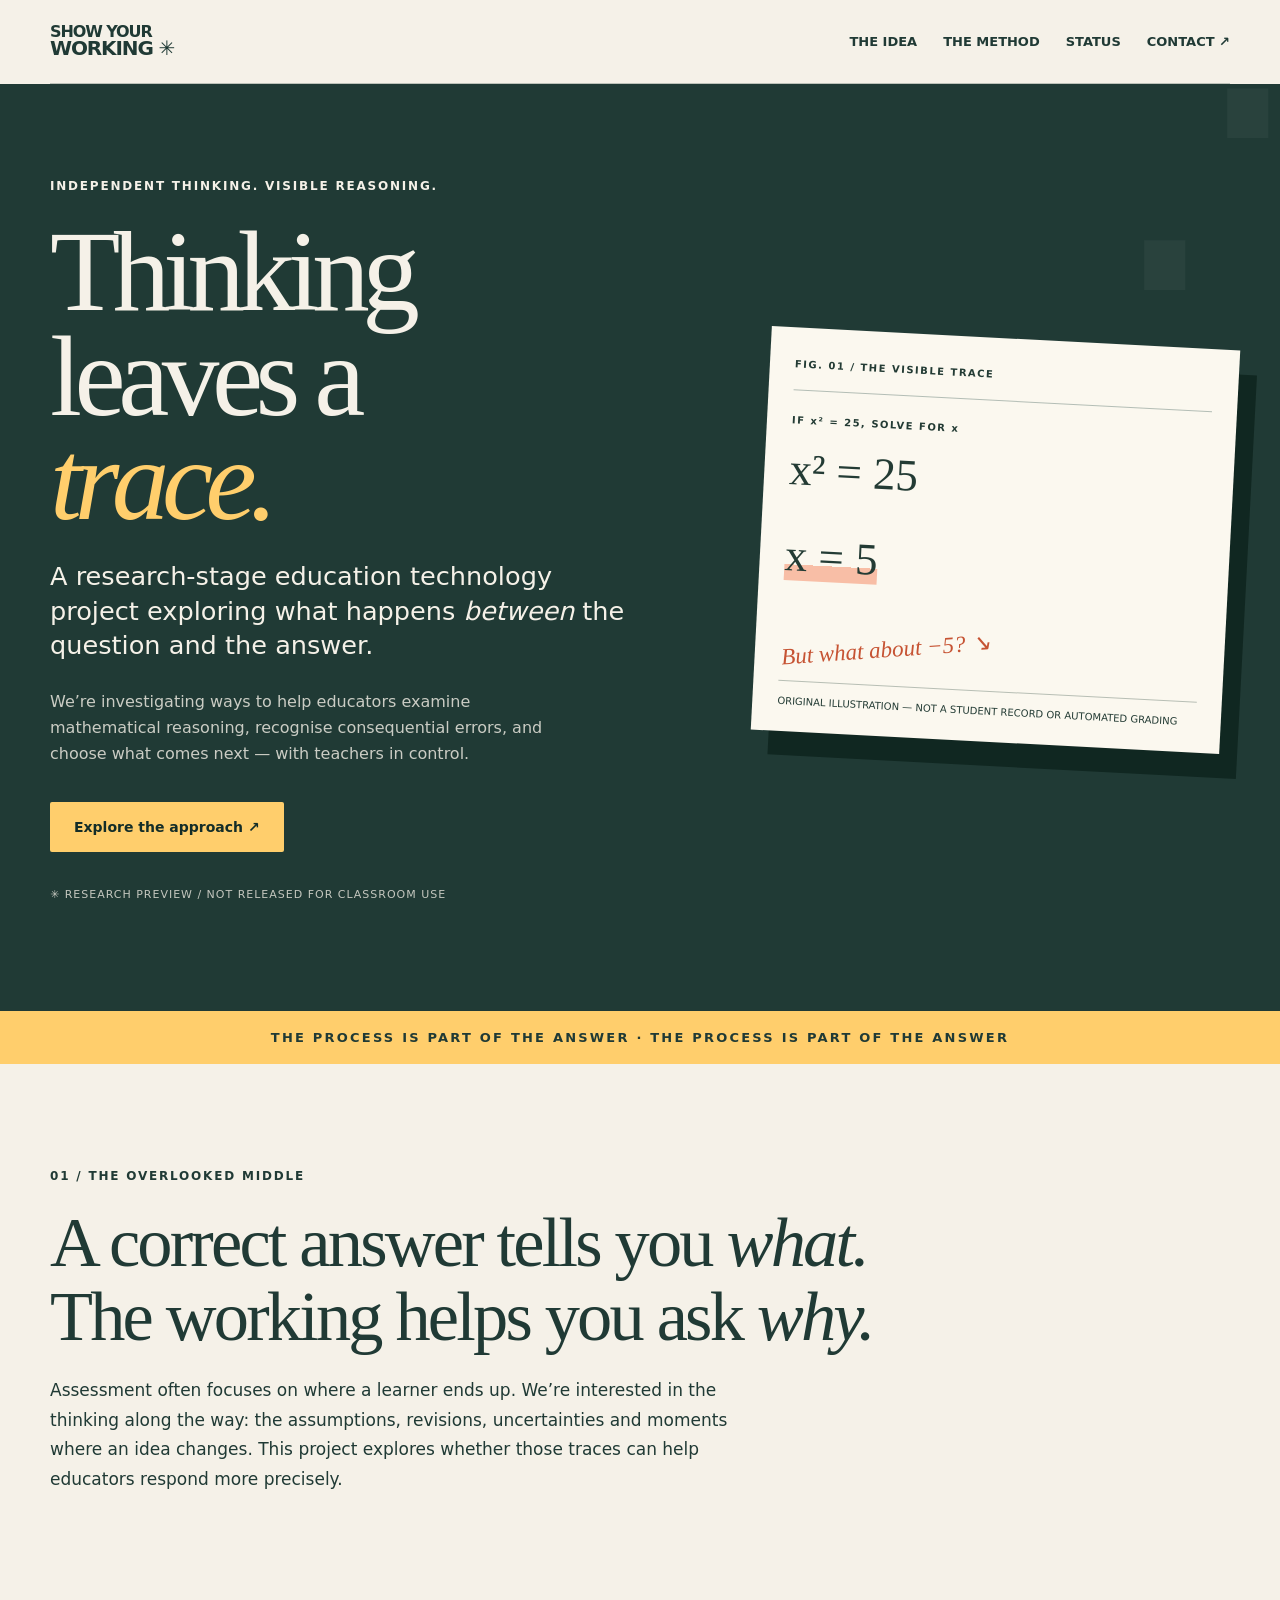
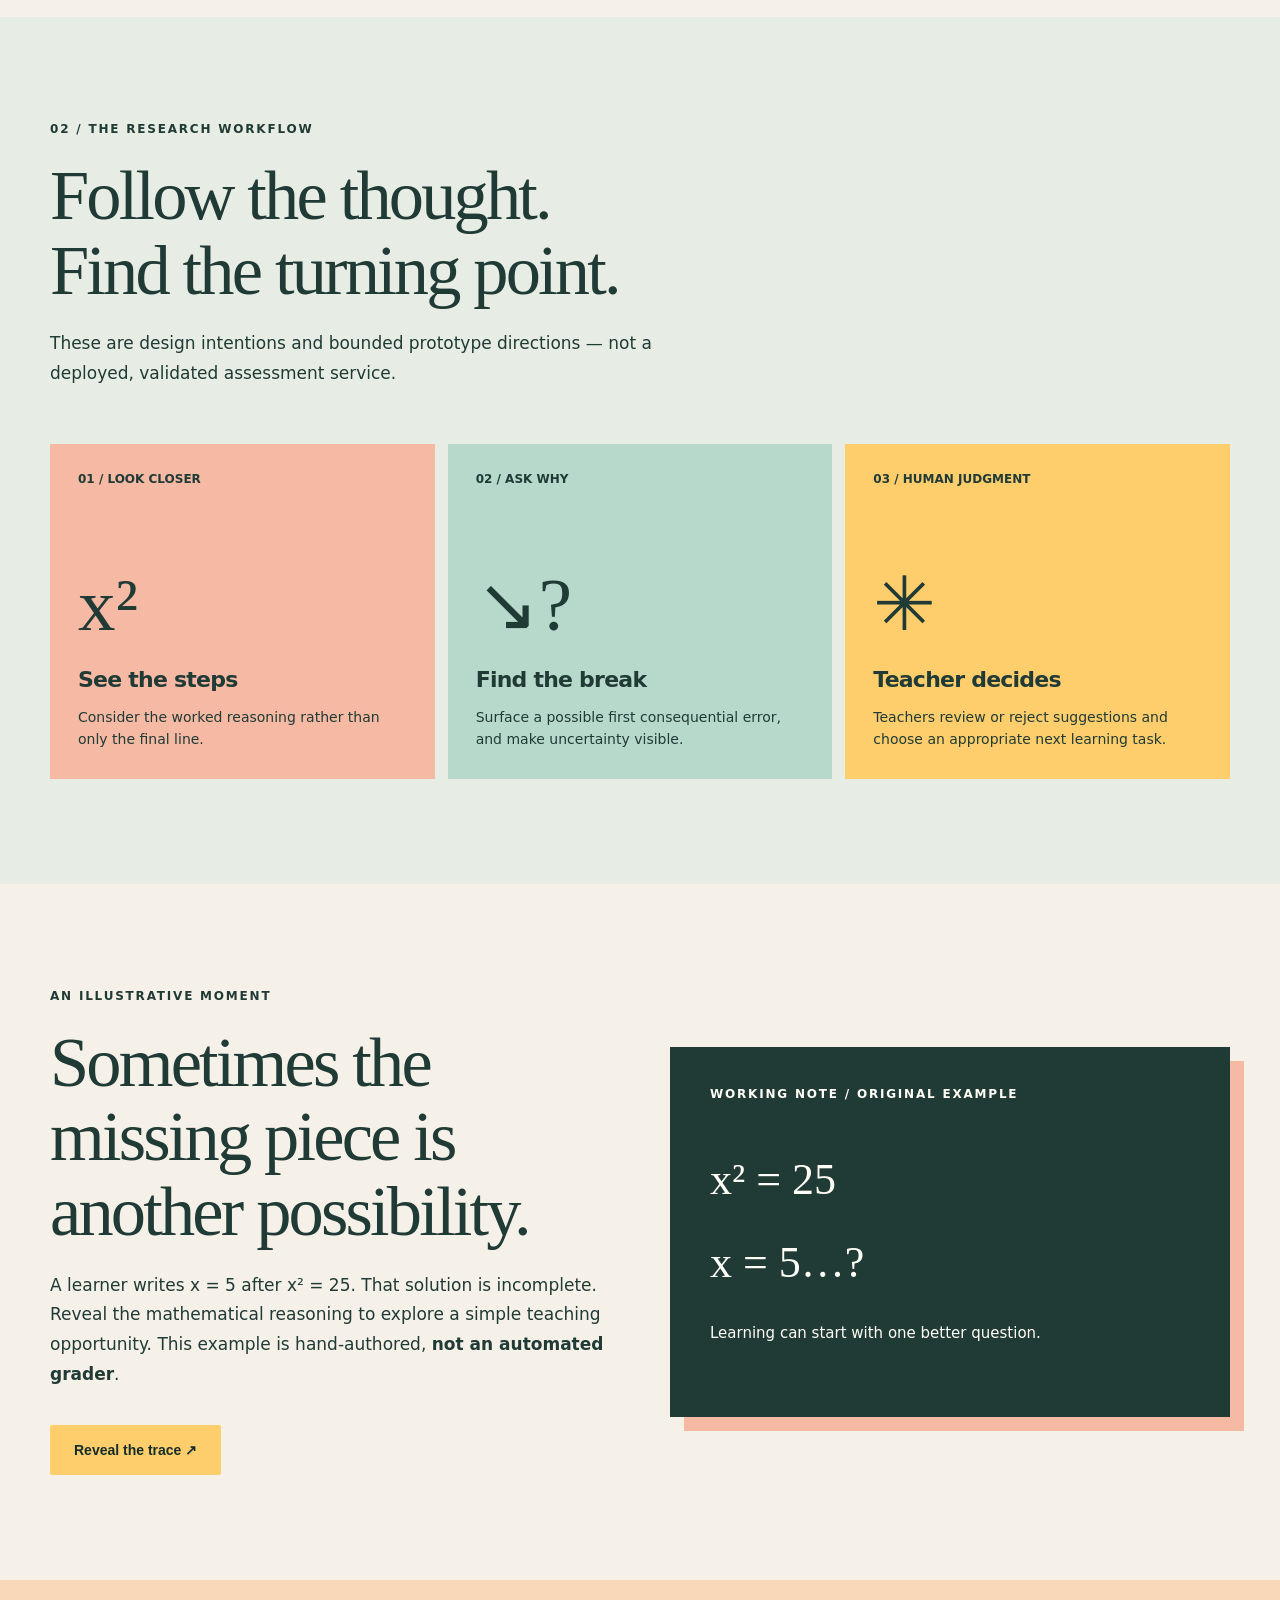
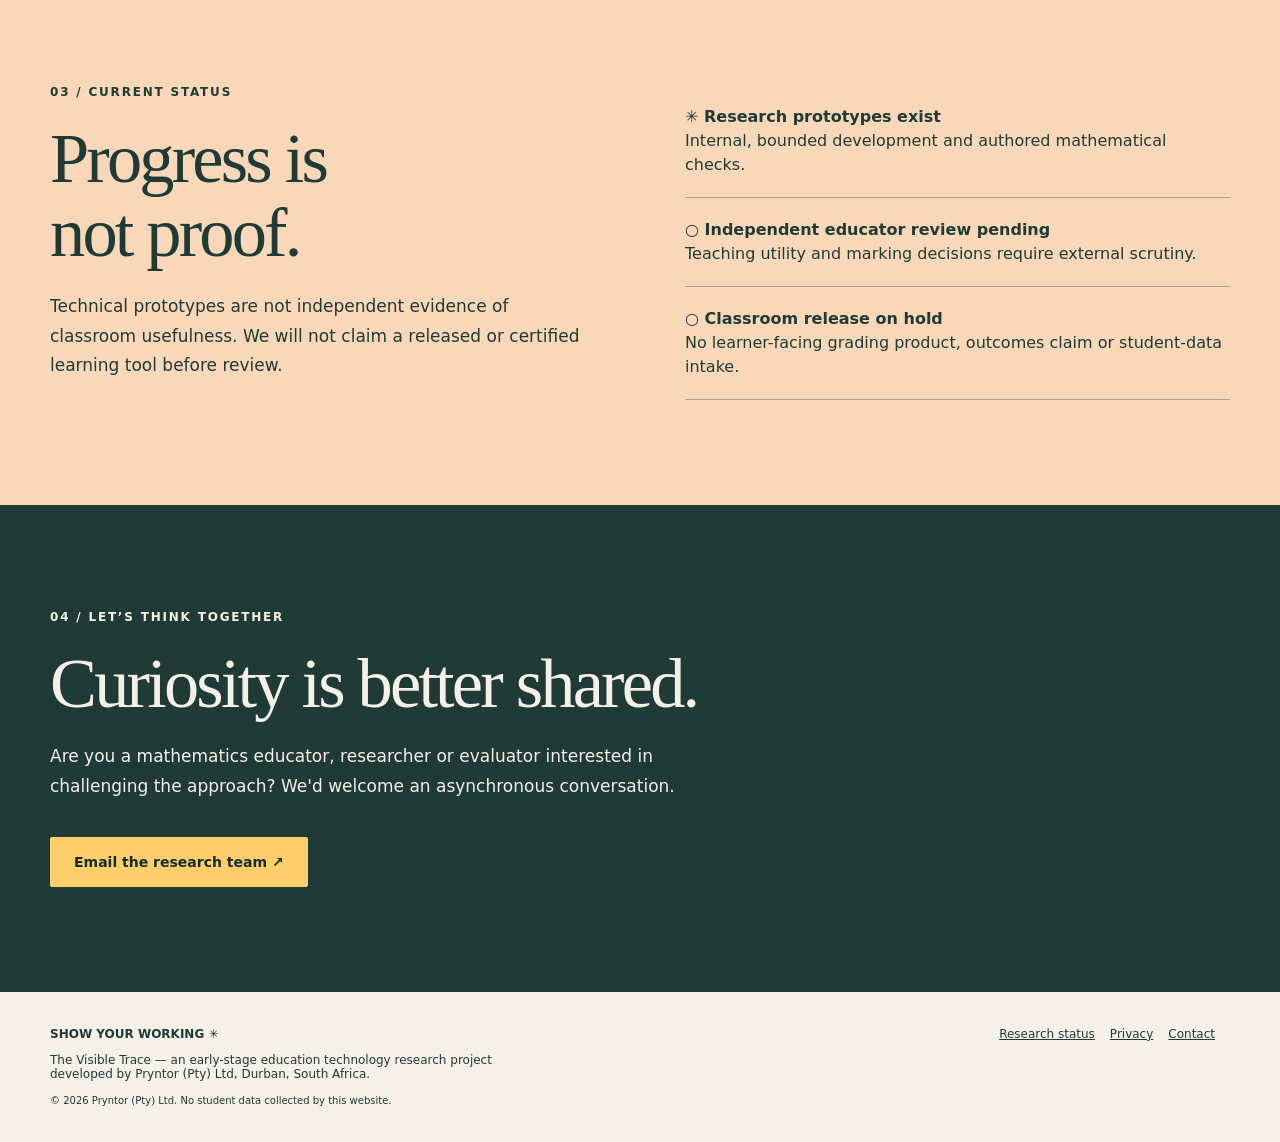
<file: show-your-working-site/index.html>
<!doctype html><html lang="en-ZA"><head><meta charset="UTF-8"/><meta name="viewport" content="width=device-width,initial-scale=1"/><title>Show Your Working — The Visible Trace | Research</title><meta name="description" content="Show Your Working is a research-stage mathematics education project developed by Pryntor (Pty) Ltd in South Africa. Teacher-led reasoning, not just answers."/><meta name="theme-color" content="#203a35"/><meta property="og:title" content="Show Your Working — The Visible Trace"/><meta property="og:description" content="Thinking leaves a trace. Exploring better ways to understand mathematical reasoning."/><style>
:root{--ink:#203a35;--cream:#f5f1e8;--yellow:#ffce6c;--pink:#f5b9a4;--mint:#b7d9cb}*{box-sizing:border-box}html{scroll-behavior:smooth}body{margin:0;background:var(--cream);color:var(--ink);font-family:ui-sans-serif,system-ui,-apple-system,Segoe UI,sans-serif}a{color:inherit}a:focus-visible,button:focus-visible{outline:3px solid #0a91ac;outline-offset:5px}.container{width:min(1180px,calc(100% - 44px));margin-inline:auto}.bar{display:flex;align-items:center;justify-content:space-between;gap:2rem;padding:25px 0;border-bottom:1px solid #17362d40}.mark{font-size:16px;font-weight:900;letter-spacing:-.07em;line-height:.9;text-decoration:none}.mark b{font-size:20px}.bar nav{display:flex;gap:26px;align-items:center}.bar nav a{font-size:13px;font-weight:700;text-decoration:none}.bar nav a:hover{text-decoration:underline}main{overflow:hidden}.hero{background:var(--ink);color:var(--cream);padding:95px 0 110px;position:relative}.hero:before{content:"∴";position:absolute;font-size:400px;right:-95px;top:-125px;color:#ffffff0a}.hero-grid{display:grid;grid-template-columns:1.15fr .85fr;gap:6vw;align-items:center}.overline{font-size:12px;text-transform:uppercase;letter-spacing:.15em;font-weight:800}.hero h1{font-family:Georgia,serif;letter-spacing:-.065em;font-weight:400;font-size:clamp(72px,9vw,133px);line-height:.91;margin:26px 0}.hero h1 em{color:var(--yellow)}.lead{font-size:clamp(20px,2vw,26px);line-height:1.35;max-width:590px}.sub{font-size:16px;opacity:.8;max-width:500px;line-height:1.65}.button{display:inline-flex;align-items:center;gap:30px;background:var(--yellow);color:#142d28;padding:17px 24px;font-weight:800;font-size:14px;text-decoration:none;border:0;border-radius:2px;cursor:pointer;margin-top:18px}.research{font-size:11px;letter-spacing:.09em;text-transform:uppercase;margin-top:36px;opacity:.77}.page{background:#fbf8ef;color:#233b34;transform:rotate(3deg);padding:25px;box-shadow:18px 24px 0 #102721;position:relative}.page small{font-size:10px;letter-spacing:.15em;font-weight:bold}.rule{height:1px;background:#193d3850;margin:18px 0}.equation{font-family:Georgia,serif;font-size:clamp(28px,4vw,45px);line-height:1.9;white-space:nowrap}.wrong{background:linear-gradient(transparent 68%,#f8bea6 68%)}.scribble{font-family:Georgia,serif;font-style:italic;font-size:23px;color:#c65333;transform:rotate(-7deg);margin:20px 0 35px}.page footer{border-top:1px solid #23423550;padding-top:14px;font-size:10px}.ribbon{background:var(--yellow);padding:19px 0;font-size:13px;font-weight:900;letter-spacing:.17em;text-align:center}.section{padding:105px 0}.section h2{font-family:Georgia,serif;letter-spacing:-.04em;font-size:clamp(45px,5.5vw,80px);font-weight:400;line-height:1.06;max-width:900px;margin:22px 0}.section p{font-size:17px;line-height:1.75;max-width:690px}.light{background:#e7ede4}.cards{display:grid;grid-template-columns:repeat(3,1fr);gap:13px;margin-top:55px}.card{min-height:335px;padding:28px;display:flex;flex-direction:column}.card:nth-child(1){background:var(--pink)}.card:nth-child(2){background:var(--mint)}.card:nth-child(3){background:var(--yellow)}.card .num{font-size:12px;font-weight:900}.card .symbol{font-family:Georgia,serif;font-size:75px;margin:auto 0 25px;line-height:1}.card h3{font-size:22px;letter-spacing:-.035em;margin:0}.card p{font-size:14px;line-height:1.6;margin-bottom:0}.example{display:grid;grid-template-columns:1fr 1fr;align-items:center;gap:60px}.example-board{background:var(--ink);color:#fffef7;padding:40px;min-height:370px;box-shadow:14px 14px 0 var(--pink)}.example-board .equation{font-size:44px}.example-board p{font-size:15px}.answer{background:var(--yellow);color:#18352e;padding:15px;margin:20px 0;font-size:19px;font-weight:900}.status{background:#f8d8b9}.status-grid{display:grid;grid-template-columns:1fr 1fr;gap:90px}.status-list>div{padding:20px 0;border-bottom:1px solid #203a3555;line-height:1.5}.status-list strong{display:block}.contact{background:var(--ink);color:var(--cream)}.contact h2{max-width:800px}.foot{display:flex;justify-content:space-between;gap:20px;padding:35px 0;font-size:12px}.foot p{max-width:500px}.foot a{margin-right:15px}.skip{position:absolute;left:-9999px}.skip:focus{left:10px;top:10px;padding:15px;background:white;z-index:99}@media(max-width:850px){.hero-grid,.example,.status-grid{grid-template-columns:1fr;gap:60px}.cards{grid-template-columns:1fr}.card{min-height:240px}.card .symbol{font-size:50px}.bar nav{gap:10px;flex-wrap:wrap;justify-content:flex-end}.bar nav a{font-size:11px}.hero{padding:70px 0}.page{max-width:560px}.section{padding:70px 0}}@media(max-width:460px){.container{width:calc(100% - 32px)}.bar{flex-direction:column;align-items:flex-start}.bar nav{justify-content:flex-start;gap:16px}.hero h1{font-size:66px}.equation{font-size:28px}.example-board{padding:20px}.example-board .equation{font-size:31px}.foot{flex-direction:column}.research{font-size:10px}}@media(prefers-reduced-motion:reduce){html{scroll-behavior:auto}}
</style></head><body><a class="skip" href="#main">Skip to content</a><header class="container bar"><a class="mark" href="#home">SHOW YOUR<br><b>WORKING ✳</b></a><nav aria-label="Main navigation"><a href="#idea">THE IDEA</a><a href="#method">THE METHOD</a><a href="#status">STATUS</a><a href="#contact">CONTACT ↗</a></nav></header><main id="main"><section class="hero" id="home"><div class="container hero-grid"><div><div class="overline">Independent thinking. Visible reasoning.</div><h1>Thinking<br>leaves a<br><em>trace.</em></h1><p class="lead">A research-stage education technology project exploring what happens <em>between</em> the question and the answer.</p><p class="sub">We’re investigating ways to help educators examine mathematical reasoning, recognise consequential errors, and choose what comes next — with teachers in control.</p><a class="button" href="#method">Explore the approach ↗</a><div class="research">✳ Research preview / Not released for classroom use</div></div><div class="page"><small>FIG. 01 / THE VISIBLE TRACE</small><div class="rule"></div><small>IF x² = 25, SOLVE FOR x</small><div class="equation">x² = 25<br><span class="wrong">x = 5</span></div><div class="scribble">But what about −5? ↘</div><footer>ORIGINAL ILLUSTRATION — NOT A STUDENT RECORD OR AUTOMATED GRADING</footer></div></div></section><div class="ribbon">THE PROCESS IS PART OF THE ANSWER · THE PROCESS IS PART OF THE ANSWER</div><section class="section" id="idea"><div class="container"><div class="overline">01 / THE OVERLOOKED MIDDLE</div><h2>A correct answer tells you <em>what.</em> The working helps you ask <em>why.</em></h2><p>Assessment often focuses on where a learner ends up. We’re interested in the thinking along the way: the assumptions, revisions, uncertainties and moments where an idea changes. This project explores whether those traces can help educators respond more precisely.</p></div></section><section class="section light" id="method"><div class="container"><div class="overline">02 / THE RESEARCH WORKFLOW</div><h2>Follow the thought.<br>Find the turning point.</h2><p>These are design intentions and bounded prototype directions — not a deployed, validated assessment service.</p><div class="cards"><article class="card"><span class="num">01 / LOOK CLOSER</span><div class="symbol">x²</div><h3>See the steps</h3><p>Consider the worked reasoning rather than only the final line.</p></article><article class="card"><span class="num">02 / ASK WHY</span><div class="symbol">↘?</div><h3>Find the break</h3><p>Surface a possible first consequential error, and make uncertainty visible.</p></article><article class="card"><span class="num">03 / HUMAN JUDGMENT</span><div class="symbol">✳</div><h3>Teacher decides</h3><p>Teachers review or reject suggestions and choose an appropriate next learning task.</p></article></div></div></section><section class="section"><div class="container example"><div><div class="overline">AN ILLUSTRATIVE MOMENT</div><h2>Sometimes the missing piece is another possibility.</h2><p>A learner writes x = 5 after x² = 25. That solution is incomplete. Reveal the mathematical reasoning to explore a simple teaching opportunity. This example is hand-authored, <strong>not an automated grader</strong>.</p><button id="reveal" class="button" type="button" aria-expanded="false" aria-controls="response">Reveal the trace ↗</button></div><div class="example-board"><div class="overline">WORKING NOTE / ORIGINAL EXAMPLE</div><div class="rule"></div><div class="equation">x² = 25<br>x = 5…?</div><div id="response" hidden><div class="answer">x = ±5</div><p>Both 5² and (−5)² equal 25. The negative root was missed. Ask why both possibilities matter.</p></div><p>Learning can start with one better question.</p></div></div></section><section class="section status" id="status"><div class="container status-grid"><div><div class="overline">03 / CURRENT STATUS</div><h2>Progress is<br>not proof.</h2><p>Technical prototypes are not independent evidence of classroom usefulness. We will not claim a released or certified learning tool before review.</p></div><div class="status-list"><div><strong>✳ Research prototypes exist</strong> Internal, bounded development and authored mathematical checks.</div><div><strong>○ Independent educator review pending</strong> Teaching utility and marking decisions require external scrutiny.</div><div><strong>○ Classroom release on hold</strong> No learner-facing grading product, outcomes claim or student-data intake.</div></div></div></section><section class="section contact" id="contact"><div class="container"><div class="overline">04 / LET’S THINK TOGETHER</div><h2>Curiosity is better shared.</h2><p>Are you a mathematics educator, researcher or evaluator interested in challenging the approach? We'd welcome an asynchronous conversation.</p><a class="button" href="mailto:lebo@pryntor.co.za?subject=Show%20Your%20Working%20research%20conversation">Email the research team ↗</a></div></section></main><footer class="container foot"><div><strong>SHOW YOUR WORKING ✳</strong><p>The Visible Trace — an early-stage education technology research project developed by Pryntor (Pty) Ltd, Durban, South Africa.</p><small>© 2026 Pryntor (Pty) Ltd. No student data collected by this website.</small></div><div><a href="#status">Research status</a><a href="privacy.html">Privacy</a><a href="mailto:lebo@pryntor.co.za">Contact</a></div></footer><script>const b=document.querySelector('#reveal'),r=document.querySelector('#response');b.addEventListener('click',()=>{const visible=b.getAttribute('aria-expanded')==='true';r.hidden=visible;b.setAttribute('aria-expanded',String(!visible));b.textContent=visible?'Reveal the trace ↗':'Hide the trace ↖';});</script></body></html>
</file>
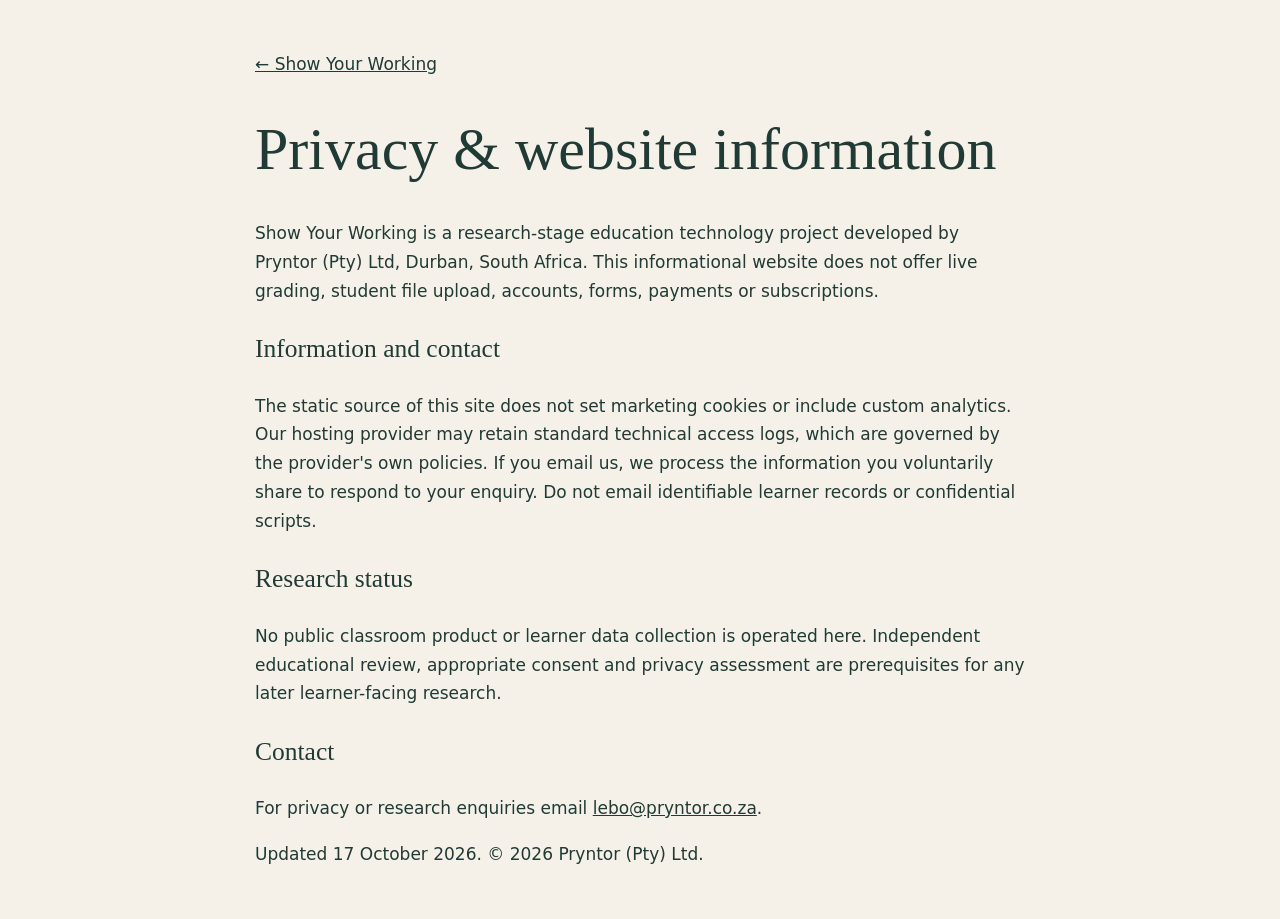
<file: show-your-working-site/privacy.html>
<!doctype html><html lang="en-ZA"><head><meta charset="utf-8"><meta name="viewport" content="width=device-width,initial-scale=1"><title>Privacy — Show Your Working</title><style>body{background:#f5f1e8;color:#203a35;font:17px/1.7 system-ui,sans-serif;max-width:770px;margin:50px auto;padding:0 22px}h1,h2{font-family:Georgia,serif;font-weight:400}h1{font-size:60px;line-height:1}a{color:inherit}</style></head><body><a href="index.html">← Show Your Working</a><h1>Privacy & website information</h1><p>Show Your Working is a research-stage education technology project developed by Pryntor (Pty) Ltd, Durban, South Africa. This informational website does not offer live grading, student file upload, accounts, forms, payments or subscriptions.</p><h2>Information and contact</h2><p>The static source of this site does not set marketing cookies or include custom analytics. Our hosting provider may retain standard technical access logs, which are governed by the provider's own policies. If you email us, we process the information you voluntarily share to respond to your enquiry. Do not email identifiable learner records or confidential scripts.</p><h2>Research status</h2><p>No public classroom product or learner data collection is operated here. Independent educational review, appropriate consent and privacy assessment are prerequisites for any later learner-facing research.</p><h2>Contact</h2><p>For privacy or research enquiries email <a href="mailto:lebo@pryntor.co.za">lebo@pryntor.co.za</a>.</p><p>Updated 17 October 2026. © 2026 Pryntor (Pty) Ltd.</p></body></html>
</file>
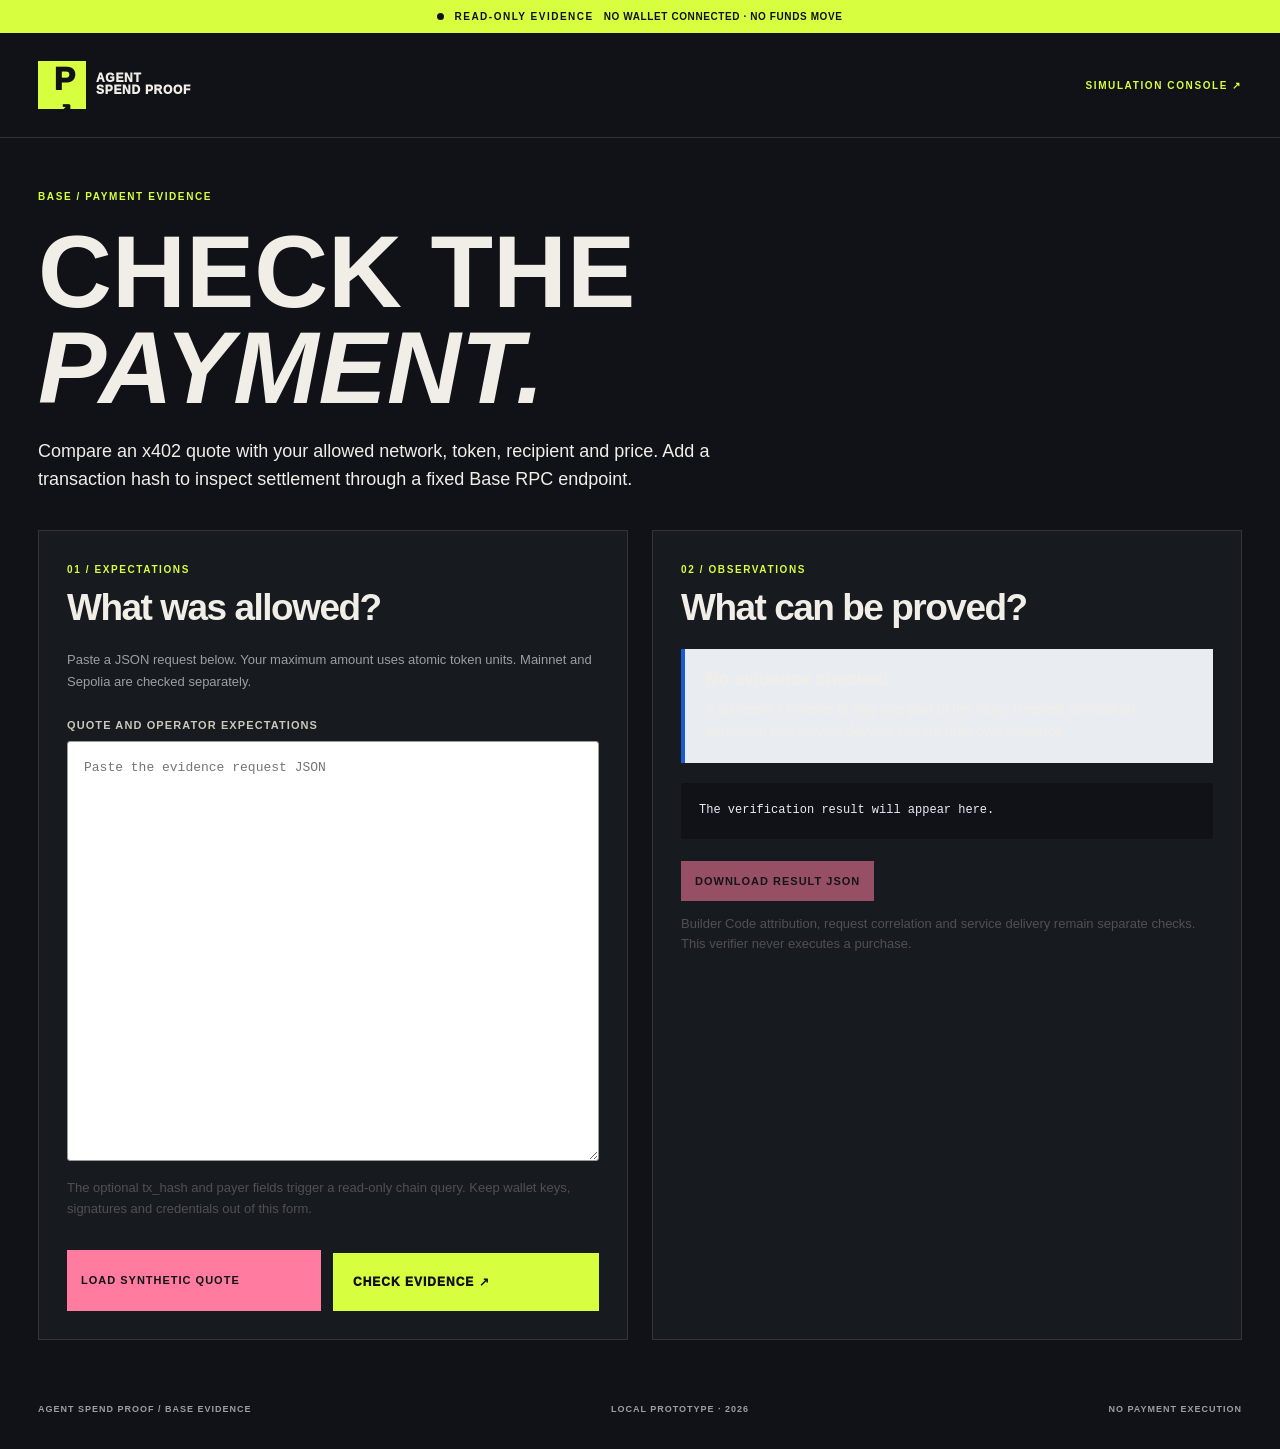
<file: static/base.html>
<!doctype html>
<html lang="en">
<head>
  <meta charset="utf-8">
  <meta name="viewport" content="width=device-width, initial-scale=1">
  <title>Base payment evidence | Agent Spend Proof</title>
  <link rel="stylesheet" href="/static/style.css">
  <link rel="stylesheet" href="/static/base.css">
</head>
<body>
<div class="stage">
  <div class="mode-strip"><span class="dot"></span> READ-ONLY EVIDENCE <span class="mode-arrow">NO WALLET CONNECTED · NO FUNDS MOVE</span></div>
  <header class="topbar wrap">
    <a class="brand" href="/" aria-label="Agent Spend Proof home"><span class="logo">P<span>↗</span></span><span class="brand-words">AGENT<br>SPEND PROOF</span></a>
    <a class="github" href="/">SIMULATION CONSOLE ↗</a>
  </header>
  <main class="wrap base-main">
    <span class="eyebrow">BASE / PAYMENT EVIDENCE</span>
    <h1>CHECK THE<br><em>PAYMENT.</em></h1>
    <p class="base-intro">Compare an x402 quote with your allowed network, token, recipient and price. Add a transaction hash to inspect settlement through a fixed Base RPC endpoint.</p>
    <div class="base-layout">
      <section class="panel base-input">
        <div class="panel-heading"><div><span class="kicker">01 / EXPECTATIONS</span><h2>What was allowed?</h2></div></div>
        <p class="panel-copy">Paste a JSON request below. Your maximum amount uses atomic token units. Mainnet and Sepolia are checked separately.</p>
        <label for="packet">QUOTE AND OPERATOR EXPECTATIONS</label>
        <textarea id="packet" spellcheck="false" aria-describedby="packet-help" placeholder="Paste the evidence request JSON"></textarea>
        <p id="packet-help">The optional tx_hash and payer fields trigger a read-only chain query. Keep wallet keys, signatures and credentials out of this form.</p>
        <div class="base-buttons"><button id="example" class="secondary" type="button">LOAD SYNTHETIC QUOTE</button><button id="verify" class="primary" type="button">CHECK EVIDENCE ↗</button></div>
        <p id="sample-notice" class="base-note" hidden>Synthetic example loaded. These addresses and this quote are fixtures. This example performs no network request and proves no real payment or adoption.</p>
        <div id="notice" role="status" aria-live="polite" class="notice is-hidden"></div>
      </section>
      <section class="panel base-result">
        <div class="panel-heading"><div><span class="kicker">02 / OBSERVATIONS</span><h2>What can be proved?</h2></div></div>
        <div class="evidence-state"><strong id="result-heading">No evidence checked</strong><p id="result-summary">A successful transfer is only one part of the story. Request correlation, attribution and service delivery require their own evidence.</p></div>
        <pre id="result" tabindex="0" aria-label="Verification result">The verification result will appear here.</pre>
        <button id="download" class="secondary" type="button" disabled>DOWNLOAD RESULT JSON</button>
        <p class="base-note">Builder Code attribution, request correlation and service delivery remain separate checks. This verifier never executes a purchase.</p>
      </section>
    </div>
  </main>
  <footer class="wrap"><div>AGENT SPEND PROOF / BASE EVIDENCE</div><div>LOCAL PROTOTYPE · 2026</div><div>NO PAYMENT EXECUTION</div></footer>
</div>
<script src="/static/base.js"></script>
</body>
</html>
</file>
<file: static/style.css>
:root{--ink:#101217;--cream:#f1eee7;--soft:#cbc7bb;--acid:#d7ff3f;--line:#31353a;--muted:#9b9fa4;--pink:#ff7b9f;--good:#9affaa}*{box-sizing:border-box}html{scroll-behavior:smooth}body{margin:0;background:var(--ink);color:var(--cream);font-family:Arial,Helvetica,sans-serif;-webkit-font-smoothing:antialiased}button,input,select{font:inherit}button{cursor:pointer}.wrap{max-width:1300px;margin:auto;padding-left:38px;padding-right:38px}.stage{overflow:hidden}.mode-strip{height:33px;background:var(--acid);color:var(--ink);display:flex;gap:10px;align-items:center;justify-content:center;font-weight:900;letter-spacing:1.5px;font-size:10px}.mode-strip .dot{height:7px;width:7px;background:var(--ink);border-radius:50%}.mode-arrow{font-weight:600;letter-spacing:.6px}.topbar{display:flex;justify-content:space-between;align-items:center;padding-top:28px;padding-bottom:28px;border-bottom:1px solid var(--line)}.brand{display:flex;align-items:center;gap:10px;color:inherit;text-decoration:none}.logo{display:grid;place-items:center;position:relative;width:48px;height:48px;background:var(--acid);color:var(--ink);font-weight:1000;font-size:32px;letter-spacing:-5px}.logo span{font-size:22px;margin-left:-3px}.brand-words{font-size:12px;font-weight:1000;line-height:.98;letter-spacing:.7px}.header-right{display:flex;align-items:center;gap:24px}.tag,.github,.eyebrow,.kicker{font-size:10px;font-weight:900;letter-spacing:1.6px}.tag{color:#b4b7b9}.github{color:var(--acid);text-decoration:none}.intro{position:relative;padding:72px 0 45px}.eyebrow{color:var(--acid);margin-bottom:20px}.intro h1{font-size:clamp(64px,9.5vw,160px);line-height:.83;letter-spacing:-.085em;font-weight:1000;margin:0;max-width:1280px}.intro h1 em,.close h2 em{color:var(--acid);font-style:normal}.intro-bottom{display:flex;align-items:center;justify-content:space-between;padding-top:20px;min-height:140px}.intro-bottom p{max-width:535px;line-height:1.5;font-size:17px;color:var(--soft)}.burst{width:128px;height:128px;background:var(--pink);color:var(--ink);clip-path:polygon(50% 0%,61% 18%,80% 7%,82% 29%,100% 30%,89% 50%,100% 69%,79% 71%,81% 93%,61% 81%,50% 100%,39% 81%,19% 93%,21% 71%,0% 69%,12% 50%,0% 30%,20% 29%,19% 7%,39% 18%);display:grid;place-items:center;transform:rotate(12deg);flex-shrink:0}.burst span{font-size:15px;line-height:.95;letter-spacing:-.5px;text-align:center;font-weight:1000;transform:rotate(-12deg)}.metrics{display:grid;grid-template-columns:repeat(4,1fr);border:1px solid var(--line);margin-bottom:28px}.metric{min-width:0;padding:25px 27px;display:flex;flex-direction:column;gap:13px;border-right:1px solid var(--line)}.metric:last-child{border-right:0}.metric-label{font-size:10px;color:#bcbfbd;letter-spacing:1.4px;font-weight:900}.metric strong{font-size:clamp(33px,4vw,60px);line-height:1;letter-spacing:-3px}.metric-foot{font-size:12px;color:var(--muted)}.metric.attention strong{color:var(--pink)}.workspace{display:grid;grid-template-columns:.9fr 1.1fr;gap:28px}.panel{border:1px solid var(--line);padding:31px;background:#171a1f}.panel-heading{display:flex;align-items:center;justify-content:space-between;gap:15px}.kicker{color:var(--acid)}h2{margin:10px 0 0;letter-spacing:-1.5px;font-size:clamp(25px,3vw,37px)}.illustration{position:relative;height:70px;width:85px;transform:rotate(15deg)}.illustration i{display:block;position:absolute;width:41px;height:41px;border:6px solid var(--acid);transform:rotate(22deg)}.illustration i:nth-child(1){left:0;top:10px}.illustration i:nth-child(2){left:25px;top:24px;border-color:var(--pink)}.illustration i:nth-child(3){left:38px;top:0;border-color:#7d73ef}.panel-copy{color:var(--muted);font-size:13px;line-height:1.65;margin:20px 0 27px}.panel-copy strong{color:var(--cream)}form{display:flex;flex-direction:column;gap:9px}label{font-size:10px;letter-spacing:1.3px;color:var(--soft);font-weight:900;margin-top:10px}input,select{width:100%;height:51px;border:1px solid #454a51;background:#1f242a;border-radius:0;padding:0 15px;color:var(--cream);font-size:15px;outline:0}input:focus,select:focus{border-color:var(--acid)}.duo{display:grid;grid-template-columns:1.4fr .8fr;gap:12px}.duo>div{display:flex;flex-direction:column;gap:9px}.primary{height:58px;border:0;background:var(--acid);color:var(--ink);font-weight:1000;letter-spacing:1px;font-size:12px;display:flex;justify-content:space-between;align-items:center;padding:0 20px;margin-top:15px}.primary span{font-size:28px;font-weight:400}.primary:hover{filter:brightness(.9)}.policy-meta{display:flex;justify-content:space-between;gap:10px;border-top:1px solid var(--line);margin-top:31px;padding-top:21px;font-size:10px;letter-spacing:.6px;color:var(--muted)}.policy-meta>div{color:var(--good);font-weight:900}.policy-pip{display:inline-block;background:var(--good);height:7px;width:7px;border-radius:50%;margin-right:7px}.steps{margin-top:22px;display:grid;gap:12px}.step{font-size:12px;color:#aeb2b6;display:flex;align-items:center;gap:10px}.step span{height:21px;width:21px;border:1px solid #62676c;display:grid;place-items:center;font-size:10px}.subtle{border:1px solid #515760;background:transparent;color:var(--cream);font-size:10px;letter-spacing:1px;padding:12px}.ledger-titles{display:flex;justify-content:space-between;color:var(--muted);font-size:10px;font-weight:800;letter-spacing:1px;border-bottom:1px solid var(--line);padding:17px 0 12px}.empty{padding:80px 10px 95px;text-align:center;display:flex;align-items:center;flex-direction:column;gap:14px}.empty-mark{color:#353b40;font-size:80px;line-height:1}.empty strong{font-size:17px;letter-spacing:-.5px}.empty span{font-size:12px;max-width:220px;color:var(--muted);line-height:1.5}.entry{padding:15px 0;display:flex;justify-content:space-between;gap:12px;border-bottom:1px solid var(--line);width:100%;background:transparent;color:var(--cream);text-align:left;border-left:none;border-right:none;border-top:none}.entry:hover{background:#23272d}.entry-main{min-width:0;display:flex;flex-direction:column;gap:7px}.entry-task{font-size:13px;font-weight:900;max-width:200px;overflow:hidden;text-overflow:ellipsis;white-space:nowrap}.entry-vendor{font-size:11px;color:var(--muted);max-width:240px;overflow:hidden;text-overflow:ellipsis;white-space:nowrap}.entry-right{display:flex;flex-direction:column;align-items:flex-end;gap:7px;white-space:nowrap}.entry-amount{font-weight:900;font-size:14px}.entry-badge{font-size:9px;border:1px solid #646870;padding:4px 6px;letter-spacing:.4px}.entry-badge.settled{color:var(--good);border-color:#43644a}.entry-badge.uncertain{color:var(--pink);border-color:#89516a}.entry-badge.rejected{color:#f9a898;border-color:#875349}.entry-badge.approved{color:var(--acid);border-color:#71813a}.entry-badge.delivery_failed{color:#f9a898;border-color:#875349}.legend{display:flex;flex-wrap:wrap;justify-content:space-between;gap:10px;margin-top:24px}.legend>span{display:flex;align-items:center;gap:5px;color:#919598;font-size:9px;letter-spacing:.5px}.legend-dot{width:7px;height:7px;border-radius:50%;display:inline-block;background:#9aa0a6}.legend-dot.approved{background:var(--acid)}.legend-dot.settled{background:var(--good)}.legend-dot.uncertain{background:var(--pink)}.legend-dot.rejected{background:#f9a898}.close{margin-top:72px;margin-bottom:60px;padding:46px 0;border-top:1px solid var(--line);border-bottom:1px solid var(--line);display:flex;align-items:end;gap:60px;justify-content:space-between}.close h2{font-size:clamp(42px,6.5vw,88px);line-height:.92;margin:0;letter-spacing:-4px}.close p{font-size:14px;line-height:1.6;max-width:370px;color:var(--soft)}footer{color:var(--muted);font-size:9px;letter-spacing:1px;display:flex;justify-content:space-between;gap:25px;padding-bottom:35px;font-weight:800}.notice{padding:13px;border:1px solid #5f7281;margin-top:15px;font-size:12px;line-height:1.5}.notice.is-hidden{display:none}.notice.error{border-color:#ff7893;color:#ff9eb5}.notice.ok{border-color:var(--good);color:var(--good)}dialog{background:#171a1f;color:var(--cream);border:1px solid #5e6869;padding:30px;max-width:min(540px,95vw);width:100%;max-height:85vh;overflow:auto}dialog::backdrop{background:#050607dd}.dialog-top{display:flex;justify-content:space-between;align-items:center}.dialog-top button{background:transparent;border:0;font-size:24px;color:var(--cream)}.detail-row{display:flex;justify-content:space-between;gap:14px;padding:13px 0;border-bottom:1px solid var(--line);font-size:12px}.detail-row span:first-child{color:var(--muted)}.detail-row span:last-child{max-width:64%;text-align:right;overflow-wrap:anywhere}.event{border-left:2px solid var(--acid);padding:5px 0 10px 15px;margin:13px 0;font-size:12px;line-height:1.55}.event small{color:var(--muted)}.dialog-buttons{display:grid;gap:10px;margin-top:24px}.dialog-buttons button{background:var(--acid);border:0;padding:14px;color:var(--ink);font-size:12px;font-weight:900;text-align:left}.dialog-buttons button:nth-child(2){background:var(--pink)}.dialog-buttons button:nth-child(3){background:#a7a1f1}.dialog-buttons button:disabled{background:#45474c;color:#bcbcbc;cursor:not-allowed}@media(max-width:900px){.wrap{padding-left:22px;padding-right:22px}.workspace{grid-template-columns:1fr}.intro{padding-top:54px}.intro h1{font-size:clamp(58px,13vw,110px)}.metric{padding:16px}.metric strong{font-size:40px}.metrics{grid-template-columns:1fr 1fr}.metric:nth-child(2){border-right:0}.metric:nth-child(-n+2){border-bottom:1px solid var(--line)}}@media(max-width:530px){.mode-strip{font-size:8px}.mode-arrow{font-size:7px}.tag{display:none}.intro-bottom p{font-size:14px;max-width:250px}.burst{width:85px;height:85px}.burst span{font-size:11px}.metrics{margin-top:20px}.metric-label{font-size:9px}.metric-foot{font-size:10px}.metric strong{font-size:32px;letter-spacing:-1px}.panel{padding:20px}.close{align-items:start;flex-direction:column;gap:22px}.close h2{letter-spacing:-2px}footer{flex-direction:column;gap:8px}.duo{grid-template-columns:1fr 1fr}.legend{gap:12px}.policy-meta{flex-direction:column}}

.demo-workflow{border:1px solid #49554e;background:#1f2a22;padding:20px;margin-top:22px}.demo-workflow h3{font-size:22px;letter-spacing:-.7px;margin:8px 0}.demo-workflow p{font-size:12px;color:#b3bdb1;line-height:1.6}.demo-workflow label{display:block}.demo-workflow form{gap:6px}.secondary{margin-top:12px;background:var(--pink);color:var(--ink);border:0;padding:14px;font-size:11px;letter-spacing:1px;font-weight:900;text-align:left}.sample-report{padding:15px;margin-top:12px;border:1px solid #677369;font-size:12px;line-height:1.5}.sample-report strong{color:var(--acid)}
</file>
<file: static/base.css>
.base-main{padding-top:48px}.base-main h1{font-size:clamp(3rem,8vw,7rem);line-height:.94;margin:20px 0}.base-intro{max-width:740px;font-size:18px;line-height:1.6;margin-bottom:36px}.base-layout{display:grid;grid-template-columns:1fr 1fr;gap:24px;margin-bottom:64px}.base-input,.base-result{padding:28px;min-width:0}.base-input label{display:block;font-size:11px;letter-spacing:.1em;font-weight:800;margin:20px 0 10px}#packet{width:100%;min-height:420px;resize:vertical;padding:16px;background:#fff;color:#101217;border:1px solid #9a9a98;border-radius:3px;font:13px/1.6 ui-monospace,SFMono-Regular,Consolas,monospace;box-sizing:border-box}#packet:focus-visible,button:focus-visible,a:focus-visible,pre:focus-visible{outline:3px solid #175cd3;outline-offset:3px}#packet-help,.base-note{font-size:13px;line-height:1.6;color:#4e5055}.base-buttons{display:flex;gap:12px;flex-wrap:wrap;margin-top:18px}.base-buttons button{flex:1}.evidence-state{padding:20px;background:#e9edf2;border-left:4px solid #175cd3;margin:20px 0}.evidence-state strong{font-size:18px}.evidence-state p{font-size:14px;line-height:1.6;margin:8px 0 0}#result{white-space:pre-wrap;overflow-wrap:anywhere;max-height:580px;overflow:auto;padding:18px;background:#101217;color:#e8edf5;border-radius:3px;font:12px/1.65 ui-monospace,SFMono-Regular,Consolas,monospace}button:disabled{opacity:.55;cursor:not-allowed}#download{margin-top:10px}@media(max-width:850px){.base-layout{grid-template-columns:1fr}.base-input,.base-result{padding:20px}.base-main{padding-top:24px}.base-buttons{flex-direction:column}#packet{min-height:380px}}
</file>
